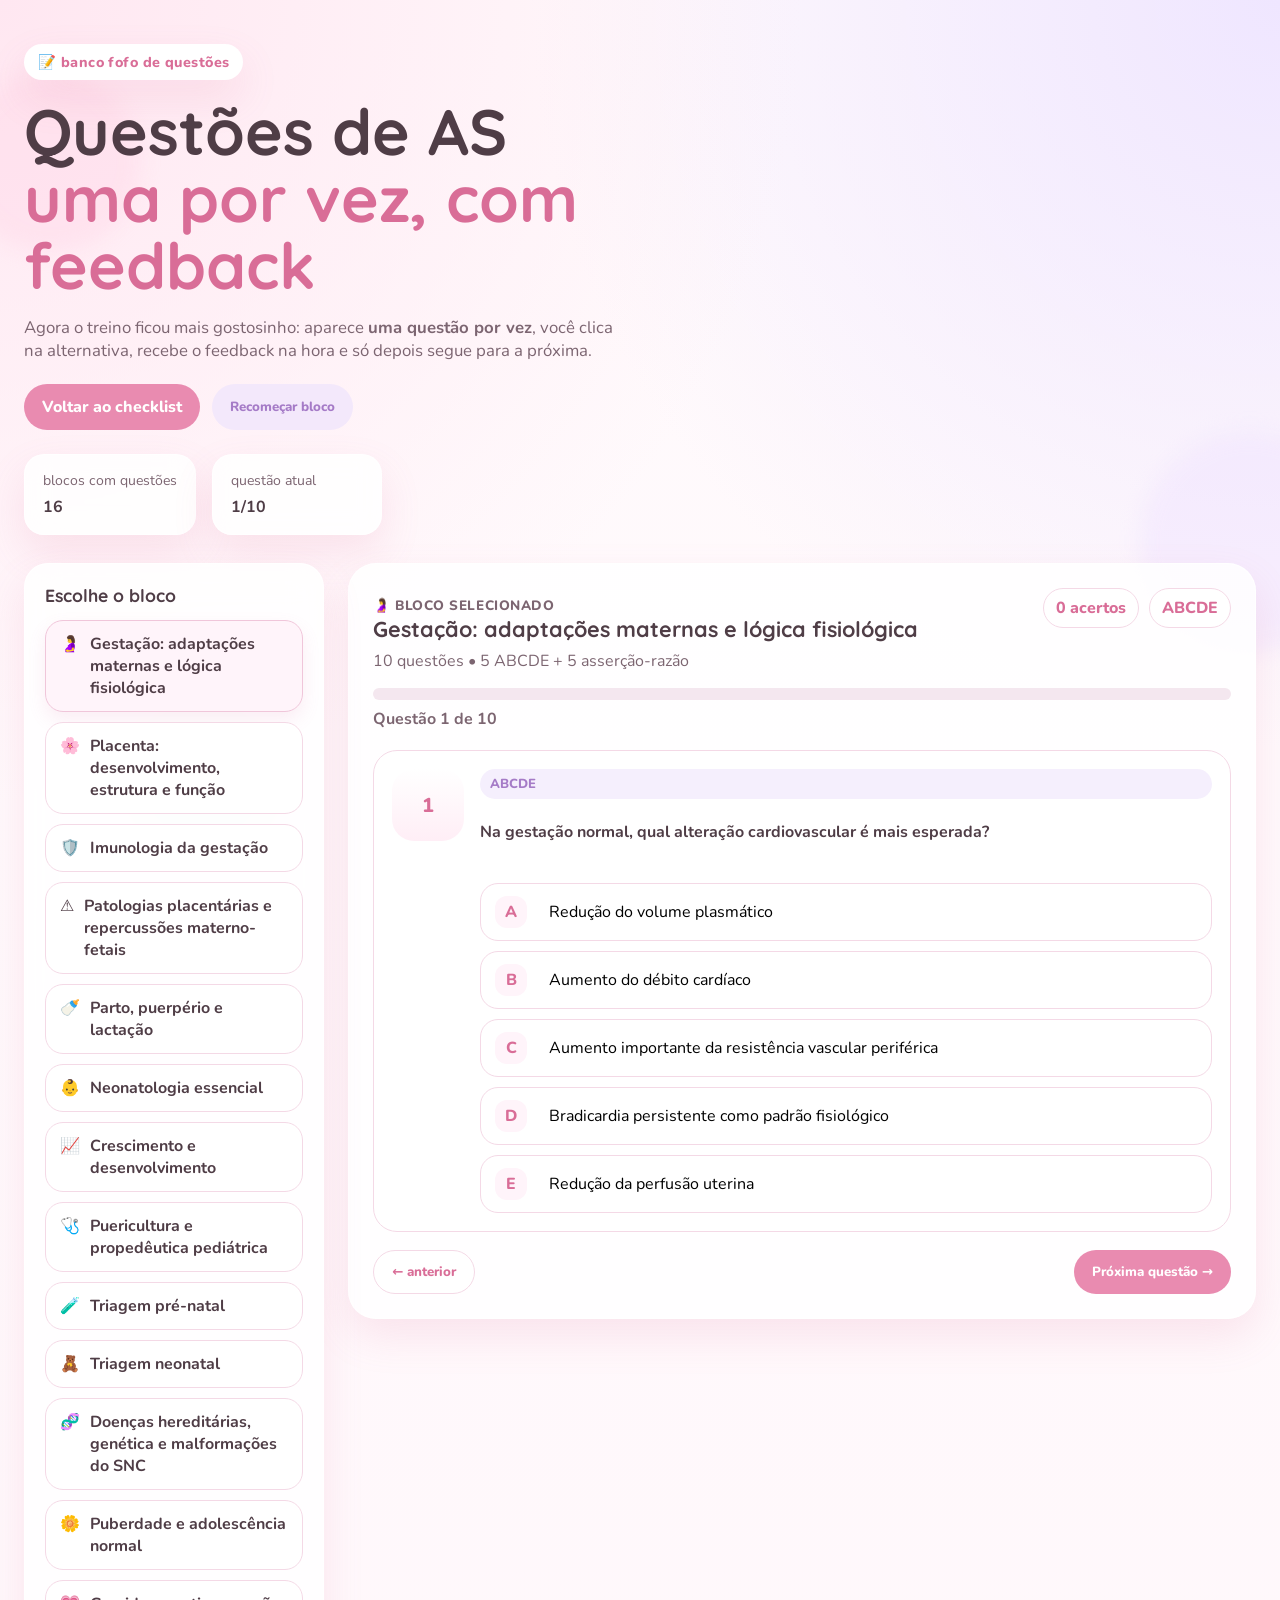
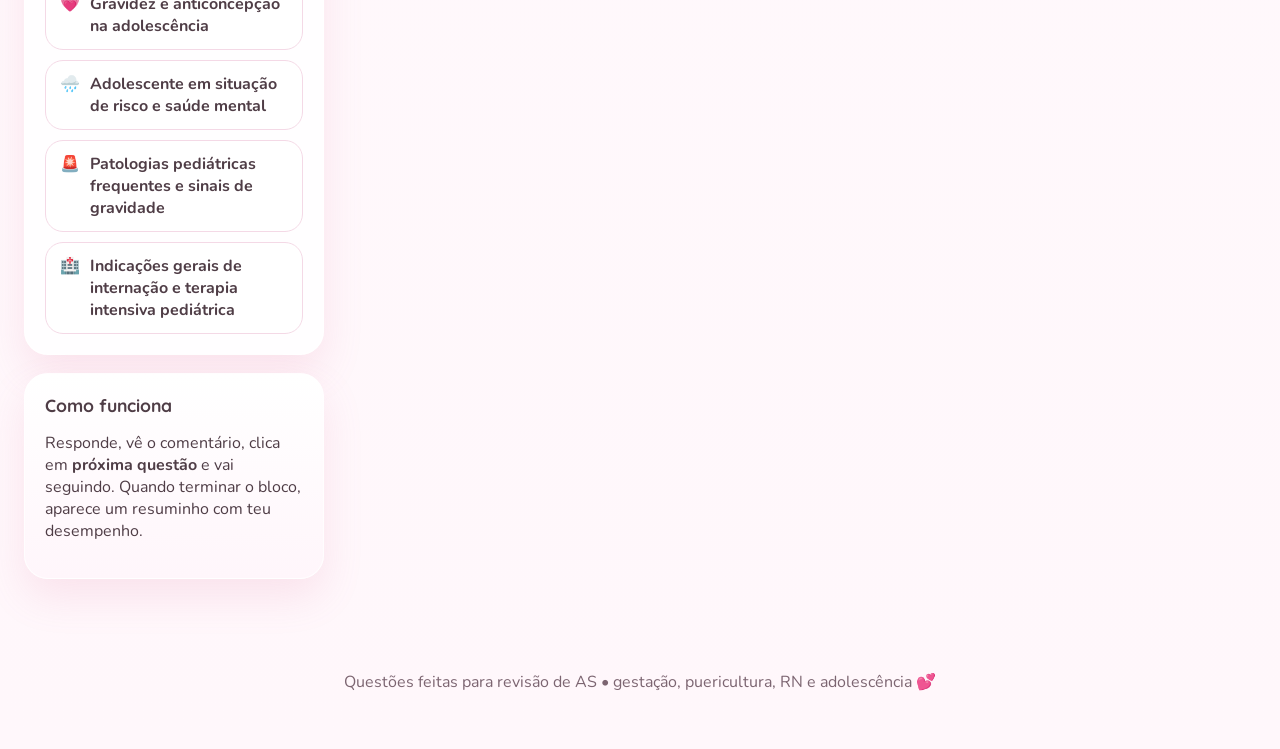
<file: questoes.html>
<!DOCTYPE html>
<html lang="pt-BR">
<head>
  <meta charset="UTF-8" />
  <meta name="viewport" content="width=device-width, initial-scale=1.0" />
  <title>Questões AS • Gestação & Puericultura</title>
  <meta name="description" content="Banco de questões interativo de múltipla escolha para revisar os blocos de gestação, puericultura, neonatologia e adolescência." />
  <link rel="preconnect" href="https://fonts.googleapis.com">
  <link rel="preconnect" href="https://fonts.gstatic.com" crossorigin>
  <link href="https://fonts.googleapis.com/css2?family=Nunito:wght@400;600;700;800&family=Quicksand:wght@600;700&display=swap" rel="stylesheet">
  <link rel="stylesheet" href="styles.css" />
</head>
<body class="questions-page">
  <div class="bg-orbs orb-1"></div>
  <div class="bg-orbs orb-2"></div>
  <div class="bg-orbs orb-3"></div>

  <header class="hero hero-small">
    <div class="hero-text">
      <span class="eyebrow">📝 banco fofo de questões</span>
      <h1>Questões de AS<br><span>uma por vez, com feedback</span></h1>
      <p>
        Agora o treino ficou mais gostosinho: aparece <strong>uma questão por vez</strong>, você clica na alternativa,
        recebe o feedback na hora e só depois segue para a próxima.
      </p>
      <div class="hero-actions">
        <a class="btn primary" href="index.html">Voltar ao checklist</a>
        <button id="resetQuiz" class="btn secondary" type="button">Recomeçar bloco</button>
      </div>
      <div class="stats">
        <div class="stat-card">
          <span class="stat-label">blocos com questões</span>
          <strong id="topicCount">0</strong>
        </div>
        <div class="stat-card">
          <span class="stat-label">questão atual</span>
          <strong id="questionProgress">1/10</strong>
        </div>
      </div>
    </div>
  
  </header>

  <main class="main-layout">
    <aside class="sidebar">
      <div class="sidebar-box">
        <h2>Escolhe o bloco</h2>
        <nav id="questionToc" class="topic-selector"></nav>
      </div>
      <div class="sidebar-box soft">
        <h2>Como funciona</h2>
        <p>
          Responde, vê o comentário, clica em <strong>próxima questão</strong> e vai seguindo. Quando terminar o bloco,
          aparece um resuminho com teu desempenho.
        </p>
      </div>
    </aside>

   
      <section class="quiz-player-card">
        <div class="quiz-topic-head">
          <div>
            <p class="quiz-kicker" id="topicIconLine">🤰 bloco selecionado</p>
            <h2 id="topicTitle">Carregando bloco...</h2>
            <p id="topicSubtitle">10 questões • 5 ABCDE + 5 asserção-razão</p>
          </div>
          <div class="quiz-mini-stats">
            <span id="scoreBadge">0 acertos</span>
            <span id="typeBadge">ABCDE</span>
          </div>
        </div>

        <div class="quiz-progress-wrap">
          <div class="quiz-progress-bar"><span id="quizProgressFill"></span></div>
          <p id="quizProgressText">Questão 1 de 10</p>
        </div>

        <article class="single-question-card" id="questionCard">
          <div class="question-number big" id="questionNumber">1</div>
          <div class="single-question-body">
            <span class="question-tag" id="questionTag">ABCDE</span>
            <h3 class="question-prompt" id="questionPrompt"></h3>
            <div id="questionExtra"></div>
            <div id="optionsContainer" class="answer-buttons"></div>
          </div>
        </article>

        <div class="feedback-panel hidden" id="feedbackPanel">
          <div class="feedback-badge" id="feedbackBadge">✔️</div>
          <div>
            <h4 id="feedbackTitle">Resposta correta!</h4>
            <p id="feedbackAnswer"></p>
            <p id="feedbackRationale"></p>
          </div>
        </div>

        <div class="quiz-actions-row">
          <button id="prevQuestion" class="btn ghost" type="button">← anterior</button>
          <button id="nextQuestion" class="btn primary" type="button" disabled>Próxima questão →</button>
        </div>

        <div class="finish-card hidden" id="finishCard">
          <h3>Bloco concluído 💕</h3>
          <p id="finishSummary"></p>
          <div class="hero-actions">
            <button id="restartTopic" class="btn secondary" type="button">Refazer este bloco</button>
            <button id="nextTopic" class="btn primary" type="button">Ir para próximo bloco</button>
          </div>
        </div>
      </section>
    </section>
  </main>

  <footer class="footer">
    <p>Questões feitas para revisão de AS • gestação, puericultura, RN e adolescência 💕</p>
  </footer>

  <script src="questoes-data.js"></script>
  <script src="questoes.js"></script>
</body>
</html>
</file>
<file: styles.css>
:root{
  --bg:#fff9fb;
  --surface:#ffffffd9;
  --surface-strong:#ffffff;
  --text:#4f3d46;
  --muted:#7c6571;
  --primary:#e98bb0;
  --primary-strong:#d96d97;
  --secondary:#a57bc7;
  --mint:#9fd8ca;
  --peach:#ffd5bf;
  --yellow:#ffeab1;
  --border:#f4d9e6;
  --shadow:0 18px 40px rgba(217, 109, 151, 0.14);
  --radius:24px;
}

*{box-sizing:border-box}
html{scroll-behavior:smooth}
body{
  margin:0;
  font-family:"Nunito", system-ui, sans-serif;
  color:var(--text);
  background:
    radial-gradient(circle at top left, #ffe7f1 0%, transparent 30%),
    radial-gradient(circle at top right, #efe6ff 0%, transparent 28%),
    linear-gradient(180deg, #fffafc 0%, #fff7fb 100%);
  min-height:100vh;
  overflow-x:hidden;
}
.bg-orbs{
  position:fixed;
  border-radius:50%;
  filter:blur(10px);
  opacity:.42;
  pointer-events:none;
  z-index:0;
}
.orb-1{width:180px;height:180px;background:#ffd6e7;top:8%;left:-40px}
.orb-2{width:220px;height:220px;background:#efe1ff;top:48%;right:-80px}
.orb-3{width:150px;height:150px;background:#d8f5ec;bottom:5%;left:10%}

.hero,
.main-layout,
.footer{position:relative;z-index:1}

.hero{
  max-width:1280px;
  margin:0 auto;
  padding:56px 24px 28px;
  display:grid;
  grid-template-columns:1.2fr .9fr;
  gap:28px;
  align-items:center;
}
.eyebrow{
  display:inline-block;
  background:#fff;
  color:var(--primary-strong);
  padding:8px 14px;
  border-radius:999px;
  font-size:.9rem;
  font-weight:800;
  letter-spacing:.03em;
  box-shadow:var(--shadow);
}
.hero h1{
  font-family:"Quicksand", sans-serif;
  margin:18px 0 10px;
  font-size:clamp(2.3rem,5vw,4.4rem);
  line-height:1.05;
}
.hero h1 span{color:var(--primary-strong)}
.hero p{
  color:var(--muted);
  font-size:1.05rem;
  max-width:60ch;
}
.hero-actions{
  display:flex;
  flex-wrap:wrap;
  gap:12px;
  margin-top:22px;
}
.btn{
  border:none;
  border-radius:999px;
  padding:12px 18px;
  font-weight:800;
  cursor:pointer;
  transition:.2s ease;
  font-family:inherit;
}
.btn:hover{transform:translateY(-1px)}
.btn.primary{background:var(--primary);color:white}
.btn.secondary{background:#f3e8fb;color:var(--secondary)}
.btn.ghost{background:white;color:var(--primary-strong);border:1px solid var(--border)}
.stats{
  display:flex;
  gap:16px;
  margin-top:24px;
  flex-wrap:wrap;
}
.stat-card{
  background:var(--surface);
  backdrop-filter: blur(12px);
  border:1px solid rgba(255,255,255,.7);
  border-radius:20px;
  padding:16px 18px;
  min-width:170px;
  box-shadow:var(--shadow);
}
.stat-label{
  display:block;
  color:var(--muted);
  font-size:.88rem;
  margin-bottom:6px;
}
.hero-art{
  position:relative;
  display:flex;
  justify-content:center;
  align-items:center;
}
.hero-art img{
  width:min(100%, 430px);
  filter:drop-shadow(0 18px 40px rgba(165,123,199,.15));
}
.floating-card{
  position:absolute;
  background:rgba(255,255,255,.95);
  border:1px solid var(--border);
  box-shadow:var(--shadow);
  border-radius:18px;
  padding:12px 14px;
  font-weight:700;
  color:var(--text);
}
.card-a{top:8%;right:2%}
.card-b{bottom:12%;left:0}

.main-layout{
  max-width:1280px;
  margin:0 auto;
  display:grid;
  grid-template-columns:300px 1fr;
  gap:24px;
  padding:0 24px 44px;
}
.sidebar{
  position:sticky;
  top:18px;
  align-self:start;
}
.sidebar-box{
  background:var(--surface);
  border:1px solid rgba(255,255,255,.8);
  backdrop-filter: blur(16px);
  border-radius:var(--radius);
  padding:20px;
  box-shadow:var(--shadow);
  margin-bottom:18px;
}
.sidebar-box.soft{background:linear-gradient(180deg,#fff,#fff6fb)}
.sidebar-box h2{
  margin:0 0 14px;
  font-size:1.1rem;
  font-family:"Quicksand",sans-serif;
}
#toc{
  display:flex;
  flex-direction:column;
  gap:10px;
}
#toc a{
  text-decoration:none;
  color:var(--text);
  padding:10px 12px;
  border-radius:14px;
  background:#fff;
  border:1px solid var(--border);
  transition:.2s ease;
  font-size:.95rem;
}
#toc a:hover{
  background:#fff5fa;
  transform:translateX(2px);
}

.intro-cards{
  display:grid;
  grid-template-columns:repeat(3,1fr);
  gap:16px;
  margin-bottom:18px;
}
.mini-card{
  background:var(--surface);
  border:1px solid rgba(255,255,255,.9);
  padding:18px;
  border-radius:var(--radius);
  box-shadow:var(--shadow);
}
.mini-card span{font-size:1.7rem}
.mini-card h3{
  margin:10px 0 6px;
  font-family:"Quicksand",sans-serif;
}
.mini-card p{margin:0;color:var(--muted)}

.checklist-grid{
  display:grid;
  grid-template-columns:repeat(2, minmax(0,1fr));
  gap:18px;
}
.topic-card{
  background:var(--surface);
  border:1px solid rgba(255,255,255,.9);
  border-radius:28px;
  box-shadow:var(--shadow);
  overflow:hidden;
}
.topic-card[open]{background:var(--surface-strong)}
.topic-summary{
  list-style:none;
  cursor:pointer;
  padding:22px 22px 18px;
  display:flex;
  align-items:flex-start;
  gap:14px;
}
.topic-summary::-webkit-details-marker{display:none}
.topic-icon{
  width:52px;height:52px;
  display:grid;place-items:center;
  border-radius:18px;
  background:linear-gradient(180deg, #fff, #ffeef5);
  font-size:1.6rem;
  flex-shrink:0;
}
.topic-head h3{
  margin:0;
  font-size:1.08rem;
  font-family:"Quicksand",sans-serif;
}
.topic-head p{
  margin:6px 0 0;
  color:var(--muted);
  font-size:.94rem;
}
.topic-progress{
  margin-left:auto;
  text-align:right;
  min-width:92px;
}
.topic-progress strong{
  display:block;
  font-size:1.05rem;
  color:var(--primary-strong);
}
.progress-bar{
  height:10px;
  background:#fde7f0;
  border-radius:999px;
  overflow:hidden;
  margin-top:8px;
}
.progress-fill{
  height:100%;
  width:0%;
  background:linear-gradient(90deg, var(--primary), var(--secondary));
  border-radius:999px;
  transition:width .25s ease;
}
.topic-body{
  padding:0 22px 22px;
}
.checklist{
  display:flex;
  flex-direction:column;
  gap:10px;
  margin:0;
}
.check-item{
  display:grid;
  grid-template-columns:28px 1fr;
  align-items:start;
  gap:10px;
  padding:12px 14px;
  border-radius:18px;
  background:#fff;
  border:1px solid var(--border);
}
.check-item input{
  width:20px;height:20px;
  accent-color:var(--primary-strong);
  margin-top:2px;
}
.check-item label{
  line-height:1.45;
  cursor:pointer;
}
.check-item.done{
  background:#fff6fb;
}
.check-item.done label{
  text-decoration:line-through;
  color:#8b7380;
}

.footer{
  text-align:center;
  padding:14px 24px 40px;
  color:var(--muted);
}

@media (max-width: 1024px){
  .hero{grid-template-columns:1fr}
  .main-layout{grid-template-columns:1fr}
  .sidebar{position:static}
}

@media (max-width: 780px){
  .intro-cards,
  .checklist-grid{grid-template-columns:1fr}
  .hero{padding-top:34px}
  .topic-summary{flex-wrap:wrap}
  .topic-progress{width:100%; text-align:left; margin-left:66px}
}

@media (prefers-reduced-motion: reduce){
  html{scroll-behavior:auto}
  *{transition:none !important}
}


a.btn{ text-decoration:none; display:inline-flex; align-items:center; justify-content:center; }
.nav-link-btn{background:#f3e8fb;color:var(--secondary)}
.mini-card-wide .inline-link{ display:inline-block; margin-top:10px; color:var(--primary-strong); font-weight:800; text-decoration:none; }
.mini-card-wide .inline-link:hover{text-decoration:underline}
.hero-small{padding-top:44px}
.questions-page .main-layout{align-items:start}
.question-sections{ display:flex; flex-direction:column; gap:22px; }
.questions-topic{ background:var(--surface); border:1px solid rgba(255,255,255,.9); border-radius:28px; box-shadow:var(--shadow); padding:22px; }
.questions-topic-head{ display:flex; gap:14px; align-items:center; margin-bottom:18px; }
.questions-topic-head h3{ margin:0; font-family:"Quicksand", sans-serif; font-size:1.15rem; }
.questions-topic-head p{ margin:6px 0 0; color:var(--muted); }
.question-group{ margin-top:14px; }
.group-title{ margin:0 0 14px; font-size:1rem; font-family:"Quicksand", sans-serif; color:var(--primary-strong); }
.question-card{ display:grid; grid-template-columns:56px 1fr; gap:14px; padding:16px; margin-bottom:14px; border-radius:22px; background:#fff; border:1px solid var(--border); }
.question-number{ width:56px; height:56px; border-radius:18px; display:grid; place-items:center; font-weight:800; color:var(--primary-strong); background:linear-gradient(180deg,#fff,#ffeef6); }
.question-tag{ display:inline-block; padding:6px 10px; border-radius:999px; font-size:.82rem; font-weight:800; color:var(--secondary); background:#f5effd; margin-bottom:10px; }
.question-prompt{ margin:0 0 10px; font-size:1rem; }
.options-list{ margin:0; padding-left:22px; }
.options-list li{ padding-left:6px; margin-bottom:7px; color:var(--text); }
.assertion-box{ border-radius:16px; background:#fff8fc; border:1px solid #f7dfea; padding:14px; }
.assertion-box p{ margin:0 0 10px; }
.ar-options{ margin:0; padding-left:18px; color:var(--muted); }
.ar-options li{margin-bottom:6px}
.answer-box{ grid-column:2/3; border-radius:18px; background:#fffafc; border:1px dashed #ecc5d8; }
.answer-box summary{ cursor:pointer; list-style:none; padding:12px 14px; font-weight:800; color:var(--primary-strong); }
.answer-box summary::-webkit-details-marker{display:none}
.answer-content{ padding:0 14px 14px; }
.answer-content p{ margin:8px 0 0; color:var(--muted); }
@media (min-width: 901px){ .intro-cards{ grid-template-columns:repeat(4,1fr); } .mini-card-wide{ grid-column:auto; } }
@media (max-width: 900px){ .question-card{ grid-template-columns:1fr; } .question-number{ width:44px; height:44px; border-radius:14px; } .answer-box{ grid-column:auto; } }

.topic-selector{display:flex;flex-direction:column;gap:10px}
.topic-select-btn{
  width:100%; border:none; text-align:left; cursor:pointer;
  display:flex; gap:10px; align-items:flex-start;
  padding:12px 14px; border-radius:18px;
  background:#fff; color:var(--text); border:1px solid var(--border);
  font:inherit; font-weight:700;
}
.topic-select-btn.active{background:#fff4fa;border-color:#f0c6da; box-shadow:0 8px 18px rgba(223,118,167,.12)}
.topic-select-btn.done::after{content:"✓"; margin-left:auto; color:var(--accent); font-weight:800}
.quiz-player-card{background:var(--surface); border:1px solid rgba(255,255,255,.9); border-radius:28px; box-shadow:var(--shadow); padding:24px}
.quiz-topic-head{display:flex; justify-content:space-between; gap:16px; align-items:flex-start; margin-bottom:16px}
.quiz-kicker{margin:0 0 6px; font-size:.85rem; color:var(--muted); font-weight:800; text-transform:uppercase; letter-spacing:.04em}
.quiz-topic-head h2{margin:0; font-family:"Quicksand",sans-serif; font-size:1.35rem}
.quiz-topic-head p{margin:8px 0 0; color:var(--muted)}
.quiz-mini-stats{display:flex; gap:10px; flex-wrap:wrap; justify-content:flex-end}
.quiz-mini-stats span{display:inline-flex; align-items:center; padding:8px 12px; border-radius:999px; background:#fff; border:1px solid var(--border); font-weight:800; color:var(--primary-strong)}
.quiz-progress-wrap{margin-bottom:20px}
.quiz-progress-bar{height:12px; border-radius:999px; background:#f4e7ef; overflow:hidden}
.quiz-progress-bar span{display:block; height:100%; border-radius:999px; background:linear-gradient(90deg,var(--primary),var(--accent)); width:10%; transition:width .25s ease}
#quizProgressText{margin:8px 0 0; color:var(--muted); font-weight:700}
.single-question-card{display:grid; grid-template-columns:72px 1fr; gap:16px; padding:18px; border-radius:24px; background:#fff; border:1px solid var(--border)}
.question-number.big{width:72px; height:72px; border-radius:22px; font-size:1.25rem}
.single-question-body{display:flex; flex-direction:column; gap:12px}
.answer-buttons{display:flex; flex-direction:column; gap:10px; margin-top:6px}
.answer-option-btn{
  width:100%; display:grid; grid-template-columns:42px 1fr; gap:12px; align-items:center;
  padding:12px 14px; border-radius:18px; border:1px solid var(--border); background:#fff;
  font:inherit; text-align:left; cursor:pointer; transition:transform .16s ease, border-color .16s ease, box-shadow .16s ease;
}
.answer-option-btn:hover:not(:disabled){transform:translateY(-1px); border-color:#efbfd5; box-shadow:0 10px 18px rgba(223,118,167,.10)}
.answer-option-btn:disabled{cursor:default}
.option-letter{width:32px; height:32px; display:grid; place-items:center; border-radius:12px; background:#fff4fa; color:var(--primary-strong); font-weight:800}
.answer-option-btn.correct{border-color:#8ad1b5; background:#f2fff8}
.answer-option-btn.correct .option-letter{background:#d9f7ea; color:#15714c}
.answer-option-btn.wrong{border-color:#f1aab4; background:#fff5f7}
.answer-option-btn.wrong .option-letter{background:#ffe2e8; color:#b53b59}
.answer-option-btn.selected{box-shadow:0 0 0 2px rgba(223,118,167,.12) inset}
.feedback-panel{display:grid; grid-template-columns:56px 1fr; gap:14px; align-items:flex-start; padding:16px; margin-top:16px; border-radius:22px; border:1px solid var(--border); background:#fffafc}
.feedback-panel.hidden,.finish-card.hidden{display:none}
.feedback-panel.is-correct{background:#f3fff9; border-color:#c9ead9}
.feedback-panel.is-wrong{background:#fff8fa; border-color:#f2d2da}
.feedback-badge{width:56px;height:56px;border-radius:18px;display:grid;place-items:center;background:#fff;font-size:1.4rem}
.feedback-panel h4{margin:0 0 8px; font-family:"Quicksand",sans-serif}
.feedback-panel p{margin:6px 0 0; color:var(--text)}
.quiz-actions-row{display:flex; justify-content:space-between; gap:12px; margin-top:18px}
.finish-card{margin-top:18px; padding:20px; border-radius:22px; background:#fff6fb; border:1px solid #ecc5d8}
.finish-card h3{margin:0 0 10px; font-family:"Quicksand",sans-serif}
.finish-card p{margin:0 0 14px; color:var(--text)}
@media (max-width: 900px){
  .quiz-topic-head{flex-direction:column}
  .quiz-mini-stats{justify-content:flex-start}
  .single-question-card{grid-template-columns:1fr}
  .question-number.big{width:52px;height:52px;border-radius:16px;font-size:1rem}
  .feedback-panel{grid-template-columns:1fr}
  .feedback-badge{width:48px;height:48px;border-radius:14px}
  .quiz-actions-row{flex-direction:column}
}
</file>
